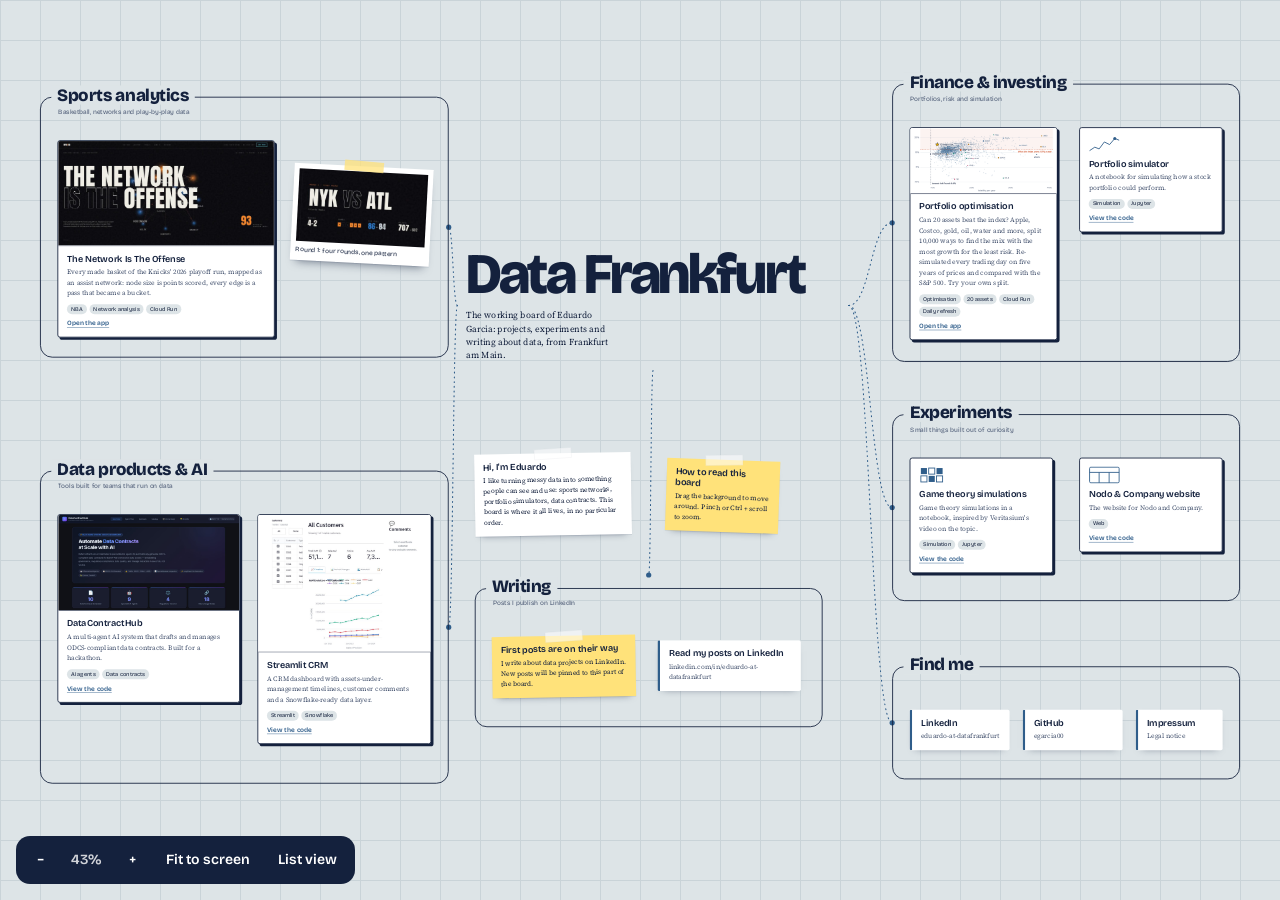
<file: index.html>
<!DOCTYPE html>
<html lang="en">
<head>
  <meta charset="utf-8">
  <meta name="viewport" content="width=device-width, initial-scale=1, viewport-fit=cover">
  <title>Data Frankfurt · Eduardo Garcia</title>
  <meta name="description" content="The working board of Eduardo Garcia: data projects, experiments and writing from Frankfurt am Main.">
  <meta property="og:title" content="Data Frankfurt">
  <meta property="og:description" content="Data projects, experiments and writing by Eduardo Garcia, Frankfurt am Main.">
  <meta property="og:url" content="https://datafrankfurt.de/">
  <link rel="icon" href="favicon.svg" type="image/svg+xml">
  <link rel="preconnect" href="https://fonts.googleapis.com">
  <link rel="preconnect" href="https://fonts.gstatic.com" crossorigin>
  <link href="https://fonts.googleapis.com/css2?family=Bricolage+Grotesque:opsz,wght@12..96,400;12..96,600;12..96,800&family=Source+Serif+4:opsz,wght@8..60,400;8..60,600&display=swap" rel="stylesheet">
  <link rel="stylesheet" href="styles.css">
</head>
<body>
  <div id="viewport" class="viewport" aria-label="Project board">
    <div id="board" class="board">
      <svg id="wires" class="wires" aria-hidden="true"></svg>
    </div>
  </div>

  <main id="list" class="list" hidden></main>

  <nav class="toolbar" aria-label="Board controls">
    <button type="button" data-action="zoom-out" aria-label="Zoom out">&minus;</button>
    <output id="zoomlevel" aria-live="polite">100%</output>
    <button type="button" data-action="zoom-in" aria-label="Zoom in">+</button>
    <button type="button" data-action="fit">Fit to screen</button>
    <button type="button" data-action="view" aria-pressed="false">List view</button>
  </nav>

  <noscript>
    <p class="noscript">Data Frankfurt is the project board of Eduardo Garcia. Turn on JavaScript to see it, or visit
      <a href="https://github.com/egarcia00">github.com/egarcia00</a>.</p>
  </noscript>

  <script src="data.js"></script>
  <script src="board.js"></script>
</body>
</html>
</file>
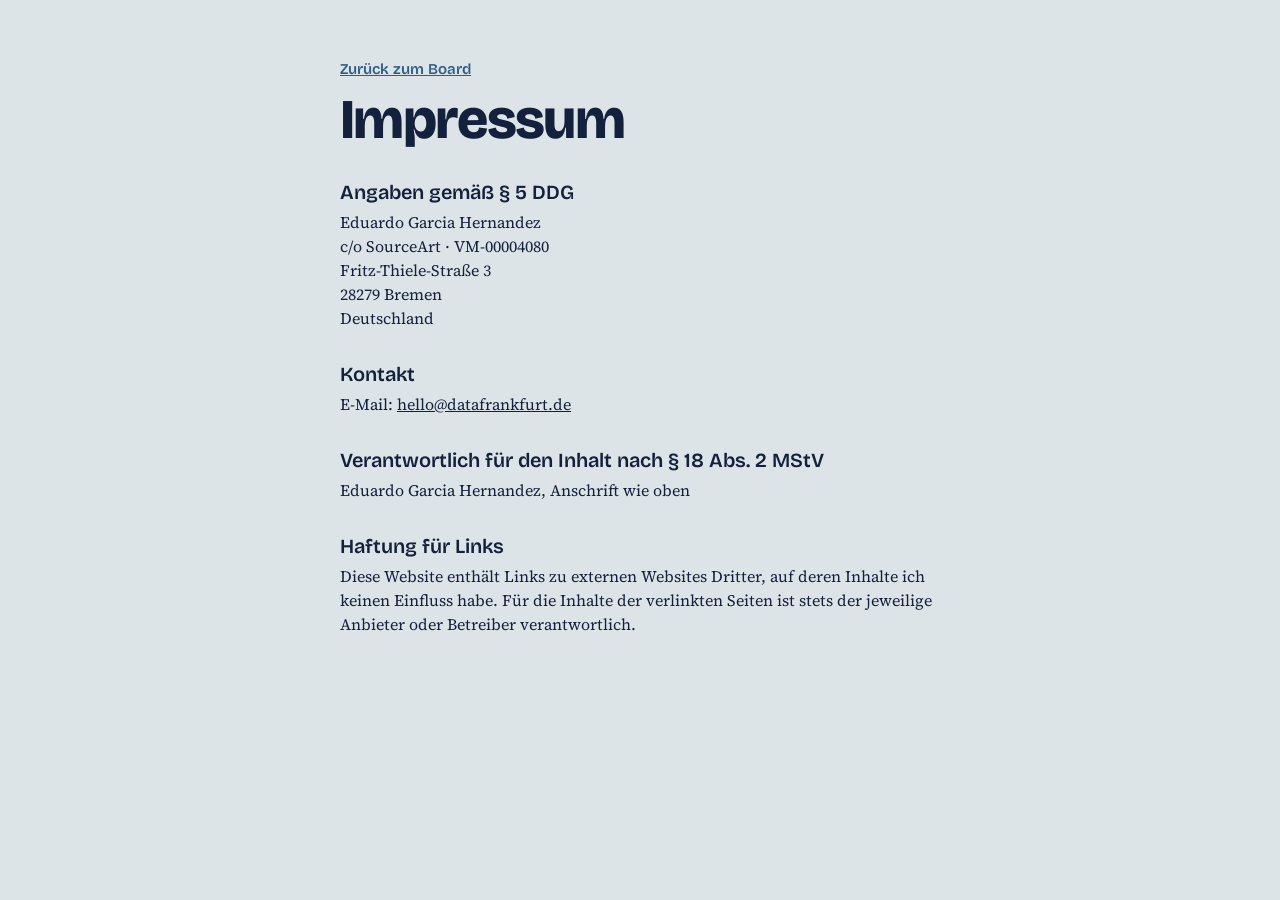
<file: impressum.html>
<!DOCTYPE html>
<html lang="de">
<head>
  <meta charset="utf-8">
  <meta name="viewport" content="width=device-width, initial-scale=1">
  <meta name="robots" content="noindex">
  <title>Impressum · Data Frankfurt</title>
  <link rel="icon" href="favicon.svg" type="image/svg+xml">
  <link rel="preconnect" href="https://fonts.googleapis.com">
  <link rel="preconnect" href="https://fonts.gstatic.com" crossorigin>
  <link href="https://fonts.googleapis.com/css2?family=Bricolage+Grotesque:opsz,wght@12..96,400;12..96,800&family=Source+Serif+4:opsz,wght@8..60,400;8..60,600&display=swap" rel="stylesheet">
  <link rel="stylesheet" href="styles.css">
  <style>
    body { overflow: auto; }
    .legal { max-width: 640px; margin: 0 auto; padding: 56px 20px 80px; }
    .legal h1 { font: 800 56px/1 var(--display); letter-spacing: -0.03em; margin: 0 0 32px; }
    .legal h2 { font: 600 20px/1.2 var(--display); margin: 32px 0 6px; }
    .legal p { margin: 0 0 12px; }
    .back { font: 600 15px/1 var(--display); color: var(--bembel); }
  </style>
</head>
<body>
  <main class="legal">
    <p><a class="back" href="./">Zurück zum Board</a></p>
    <h1>Impressum</h1>

    <h2>Angaben gemäß § 5 DDG</h2>
    <p>
      Eduardo Garcia Hernandez<br>
      c/o SourceArt · VM-00004080<br>
      Fritz-Thiele-Straße 3<br>
      28279 Bremen<br>
      Deutschland
    </p>

    <h2>Kontakt</h2>
    <p>E-Mail: <a href="mailto:hello@datafrankfurt.de">hello@datafrankfurt.de</a></p>

    <h2>Verantwortlich für den Inhalt nach § 18 Abs. 2 MStV</h2>
    <p>Eduardo Garcia Hernandez, Anschrift wie oben</p>

    <h2>Haftung für Links</h2>
    <p>Diese Website enthält Links zu externen Websites Dritter, auf deren Inhalte ich keinen Einfluss habe. Für die Inhalte der verlinkten Seiten ist stets der jeweilige Anbieter oder Betreiber verantwortlich.</p>
  </main>
</body>
</html>
</file>
<file: styles.css>
:root {
  --board: #dde4e7;      /* cool cutting-mat grey-blue */
  --grid: #c9d3d8;
  --ink: #14213d;        /* navy ink */
  --muted: #4a5873;
  --bembel: #2f5d8a;     /* Apfelwein stoneware blue */
  --paper: #ffffff;
  --note-yellow: #ffe27a;
  --note-blue: #cfe3f5;
  --focus: #e0430f;

  --display: "Bricolage Grotesque", "Avenir Next", system-ui, sans-serif;
  --serif: "Source Serif 4", Georgia, serif;
}

* { box-sizing: border-box; }
html, body { margin: 0; height: 100%; }
body {
  background: var(--board);
  color: var(--ink);
  font-family: var(--serif);
  font-size: 16px;
  line-height: 1.5;
  -webkit-font-smoothing: antialiased;
}
a { color: inherit; }
:focus-visible { outline: 3px solid var(--focus); outline-offset: 3px; }

/* ---------- Canvas ---------- */
.viewport {
  position: fixed; inset: 0;
  overflow: hidden;
  cursor: grab;
  touch-action: none;
  background-color: var(--board);
  background-image:
    linear-gradient(var(--grid) 1px, transparent 1px),
    linear-gradient(90deg, var(--grid) 1px, transparent 1px);
  background-size: 40px 40px;
}
.viewport.is-panning { cursor: grabbing; }
.board {
  position: absolute; left: 0; top: 0;
  width: 3000px; height: 1900px;
  transform-origin: 0 0;
}
.wires { position: absolute; inset: 0; width: 100%; height: 100%; overflow: visible; pointer-events: none; }
.wires path { fill: none; stroke: var(--bembel); stroke-width: 2.5; stroke-dasharray: 2 9; stroke-linecap: round; }
.wires circle { fill: var(--bembel); }

/* ---------- Frames: areas drawn straight onto the mat ---------- */
.frame {
  position: absolute;
  border: 2px solid var(--ink);
  border-radius: 28px;
  pointer-events: none;
}
.frame h2 {
  position: absolute; left: 24px; top: -28px; margin: 0;
  padding: 0 14px;
  background: var(--board);
  font: 800 40px/1.1 var(--display);
  letter-spacing: -0.02em;
}
.frame p {
  position: absolute; left: 40px; top: 24px; margin: 0;
  font: 400 15px/1.3 var(--display);
  color: var(--muted);
}

/* ---------- Cards ---------- */
.card {
  position: absolute;
  padding: 18px 20px 20px;
  background: var(--paper);
  color: var(--ink);
  cursor: grab;
  user-select: none;
  -webkit-user-select: none;
  touch-action: none;
}
.card.is-dragging { cursor: grabbing; z-index: 50; box-shadow: 0 18px 30px -12px rgba(20, 33, 61, .45); }
.card h3 { margin: 0 0 6px; font: 600 21px/1.2 var(--display); letter-spacing: -0.01em; }
.card p { margin: 0; font-size: 15.5px; line-height: 1.55; color: var(--muted); overflow-wrap: anywhere; }

/* the big name, set right onto the mat */
.card--title { background: none; padding: 0; cursor: default; }
.card--title h1 {
  margin: 0;
  font: 800 132px/0.88 var(--display);
  letter-spacing: -0.045em;
  color: var(--ink);
}
.card--title p { margin-top: 22px; max-width: 34ch; font-size: 21px; line-height: 1.45; color: var(--ink); }

/* sticky notes */
.card--note { box-shadow: 0 2px 0 rgba(20, 33, 61, .08), 0 12px 18px -14px rgba(20, 33, 61, .5); }
.card--note.yellow { background: var(--note-yellow); }
.card--note.blue { background: var(--note-blue); }
.card--note.white { background: var(--paper); }
.card--note::before { /* tape */
  content: ""; position: absolute; top: -11px; left: 50%;
  width: 84px; height: 22px; margin-left: -42px;
  background: rgba(255, 255, 255, .55);
  border: 1px solid rgba(20, 33, 61, .08);
  transform: rotate(-3deg);
}
.card--note p { color: var(--ink); }

/* projects: index cards with a data glyph */
.card--project {
  border: 2px solid var(--ink);
  border-radius: 6px;
  box-shadow: 5px 5px 0 var(--ink);
}
.card--project .glyph { display: block; width: 72px; height: 40px; margin-bottom: 12px; }
.card--project .glyph * { stroke: var(--bembel); fill: none; stroke-width: 2; }
.card--project .glyph .fill { fill: var(--bembel); stroke: none; }
.tags { display: flex; flex-wrap: wrap; gap: 6px; margin: 14px 0 0; padding: 0; list-style: none; }
.tags li { font: 400 13px/1 var(--display); padding: 5px 9px; border-radius: 99px; background: var(--board); color: var(--ink); }
.card .more {
  display: inline-block; margin-top: 14px;
  font: 600 15px/1 var(--display);
  color: var(--bembel); text-underline-offset: 4px;
}

/* screenshots */
.shot { margin: -18px -20px 16px; cursor: zoom-in; border-bottom: 2px solid var(--ink); background: var(--paper); }
.shot img { display: block; width: 100%; height: auto; -webkit-user-drag: none; }
.card--project .shot { border-radius: 4px 4px 0 0; overflow: hidden; }

/* pinned photos: printed screenshots taped to the mat */
.card--photo { padding: 12px 12px 14px; box-shadow: 0 2px 0 rgba(20, 33, 61, .08), 0 16px 22px -14px rgba(20, 33, 61, .55); }
.card--photo .shot { margin: 0; border: 0; }
.card--photo figcaption { margin-top: 10px; font: 400 15px/1.3 var(--display); color: var(--ink); background: var(--paper); }
.card--photo::before {
  content: ""; position: absolute; top: -12px; left: 50%;
  width: 90px; height: 24px; margin-left: -45px;
  background: rgba(255, 226, 122, .75);
  transform: rotate(2deg);
}

/* enlarged image */
.lightbox {
  position: fixed; inset: 0; z-index: 200;
  display: flex; flex-direction: column; align-items: center; justify-content: center; gap: 14px;
  padding: 40px 20px;
  background: rgba(20, 33, 61, .88);
  cursor: zoom-out;
}
.lightbox[hidden] { display: none; }
.lightbox img { max-width: min(1200px, 100%); max-height: calc(100vh - 140px); object-fit: contain; background: #fff; box-shadow: 0 24px 40px -20px rgba(0, 0, 0, .6); }
.lightbox p { margin: 0; max-width: 70ch; text-align: center; color: #fff; font: 400 16px/1.4 var(--display); }
.lightbox-close {
  position: absolute; top: 16px; right: 16px;
  height: 36px; padding: 0 14px; border: 0; border-radius: 9px;
  background: #fff; color: var(--ink); font: 600 14px/1 var(--display); cursor: pointer;
}

/* posts & links: plain paper slips */
.card--post, .card--link { border-radius: 4px; border-left: 6px solid var(--bembel); box-shadow: 0 10px 18px -14px rgba(20, 33, 61, .6); }
.card--link h3 a, .card--post h3 a { text-decoration: none; }
.card--link h3 a:hover, .card--post h3 a:hover { text-decoration: underline; text-underline-offset: 4px; }
.card time { display: block; margin-bottom: 6px; font: 400 13px/1 var(--display); color: var(--muted); }

/* ---------- Toolbar ---------- */
.toolbar {
  position: fixed; left: 16px; bottom: 16px; z-index: 100;
  display: flex; align-items: center; gap: 4px;
  padding: 6px;
  background: var(--ink);
  border-radius: 14px;
}
.toolbar button, .toolbar output {
  font: 600 14px/1 var(--display);
  color: #fff;
}
.toolbar button {
  min-width: 36px; height: 36px; padding: 0 12px;
  border: 0; border-radius: 9px;
  background: transparent;
  cursor: pointer;
}
.toolbar button:hover { background: rgba(255, 255, 255, .14); }
.toolbar button[aria-pressed="true"] { background: var(--note-yellow); color: var(--ink); }
.toolbar output { min-width: 48px; text-align: center; opacity: .8; }

/* ---------- List view ---------- */
.list { max-width: 720px; margin: 0 auto; padding: 56px 20px 120px; }
.list[hidden] { display: none; }
body.view-list { overflow: auto; }
body.view-list .viewport { display: none; }
body.view-list .toolbar [data-action="zoom-in"],
body.view-list .toolbar [data-action="zoom-out"],
body.view-list .toolbar [data-action="fit"],
body.view-list .toolbar output { display: none; }
.list h1 { margin: 0; font: 800 clamp(56px, 13vw, 104px)/0.9 var(--display); letter-spacing: -0.045em; }
.list .lede { font-size: 20px; margin: 18px 0 32px; max-width: 34ch; }
.list section { margin-top: 56px; }
.list h2 { margin: 0 0 4px; font: 800 32px/1.1 var(--display); letter-spacing: -0.02em; }
.list .caption { margin: 0 0 18px; color: var(--muted); font-family: var(--display); }
.list .card--photo { max-width: 420px; }
.list .card { position: relative; left: auto !important; top: auto !important; width: auto !important; margin: 0 0 18px; cursor: auto; user-select: text; -webkit-user-select: text; transform: none !important; }

.noscript { position: fixed; inset: 40px; font-size: 20px; }

@media (max-width: 640px) {
  .toolbar { left: 8px; right: 8px; bottom: 8px; justify-content: space-between; overflow-x: auto; }
}
@media (prefers-reduced-motion: no-preference) {
  .board.is-animating { transition: transform .45s cubic-bezier(.2, .7, .2, 1); }
  .card.is-returning { transition: left .45s cubic-bezier(.3, 1.4, .5, 1), top .45s cubic-bezier(.3, 1.4, .5, 1); }
}
</file>
